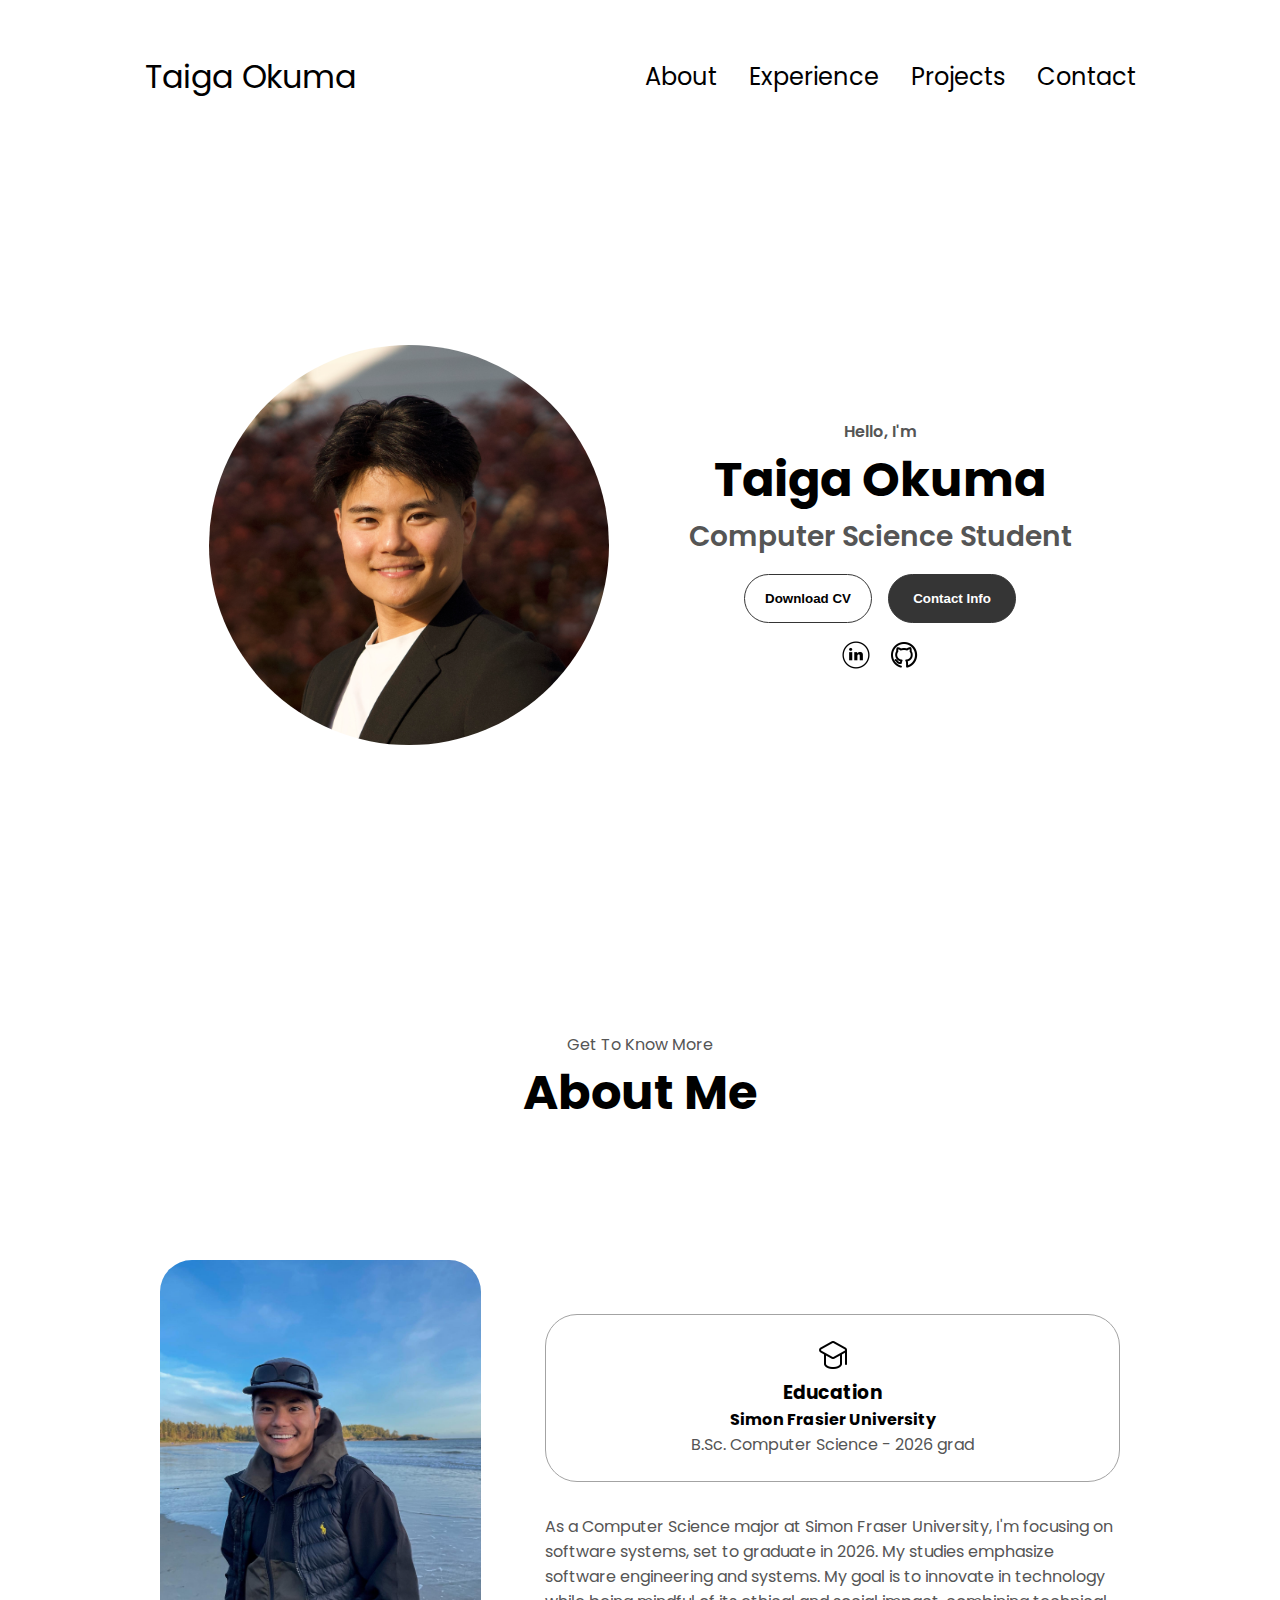
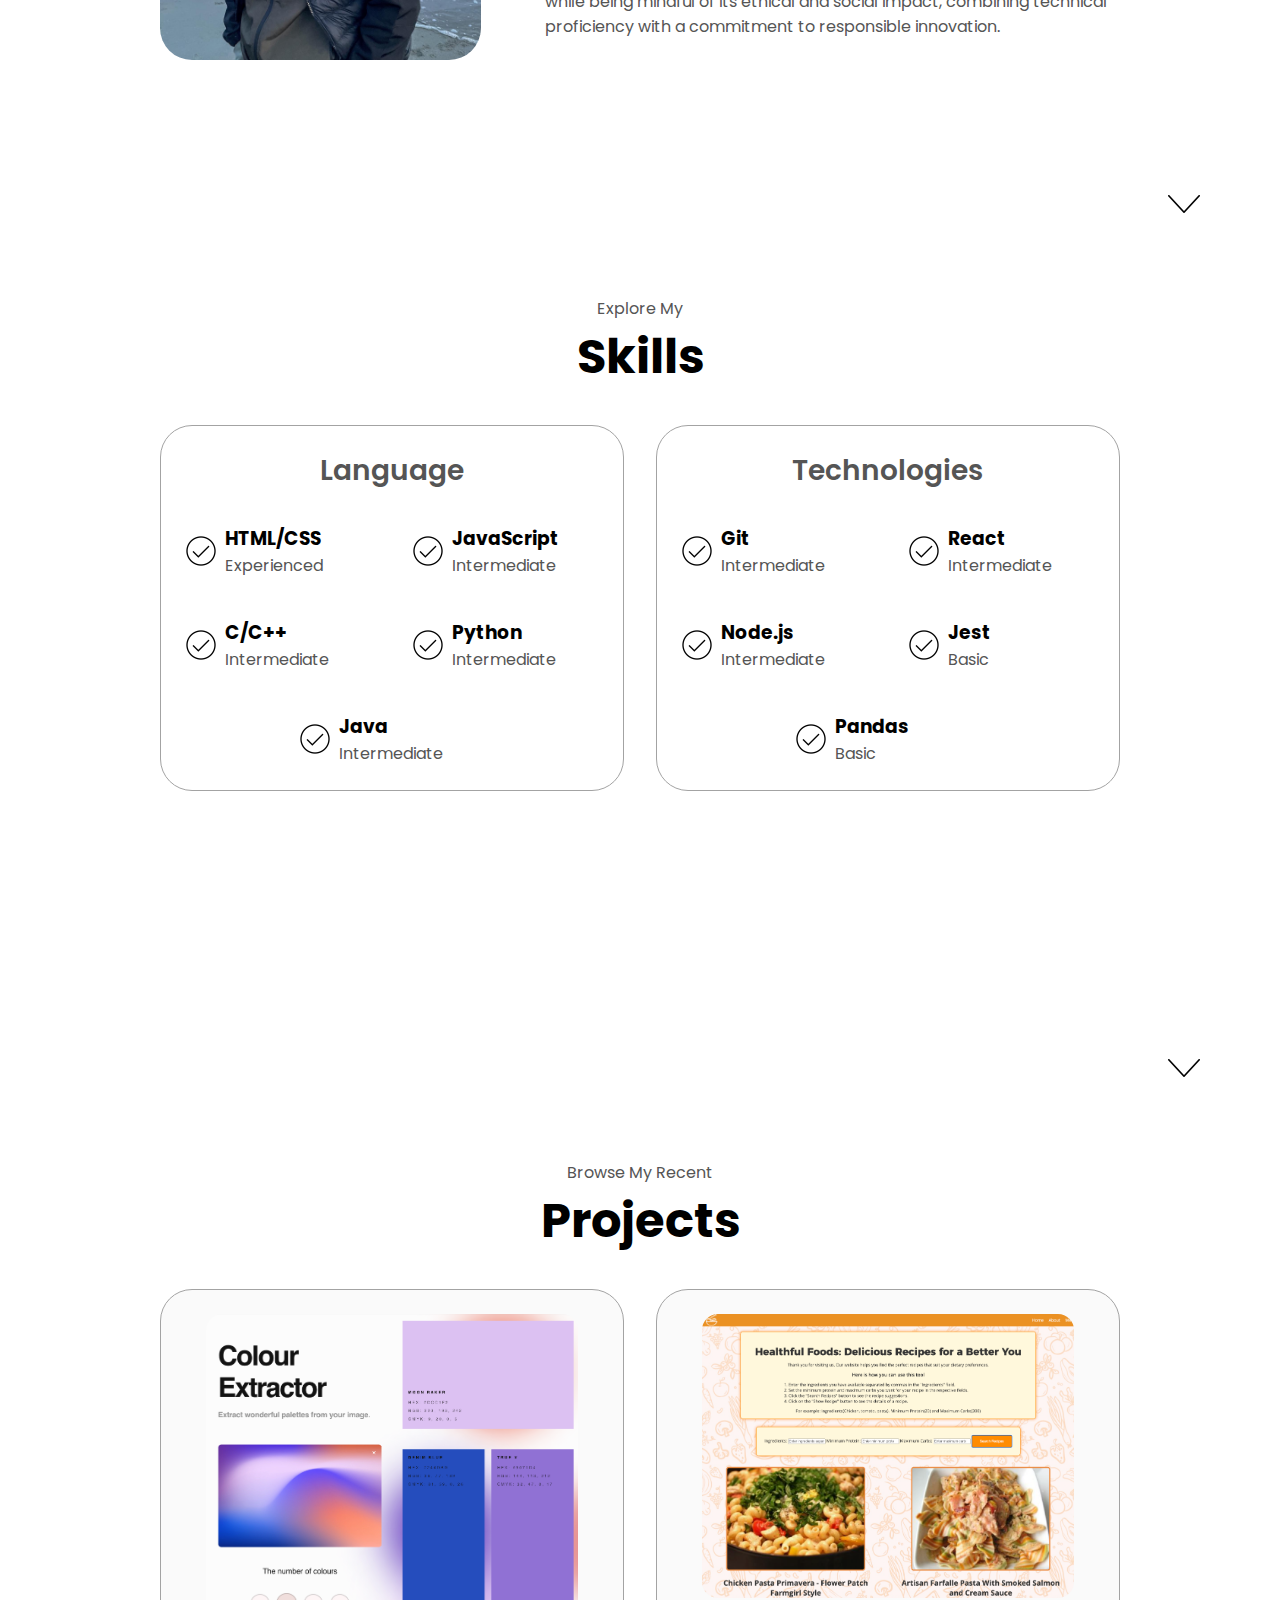
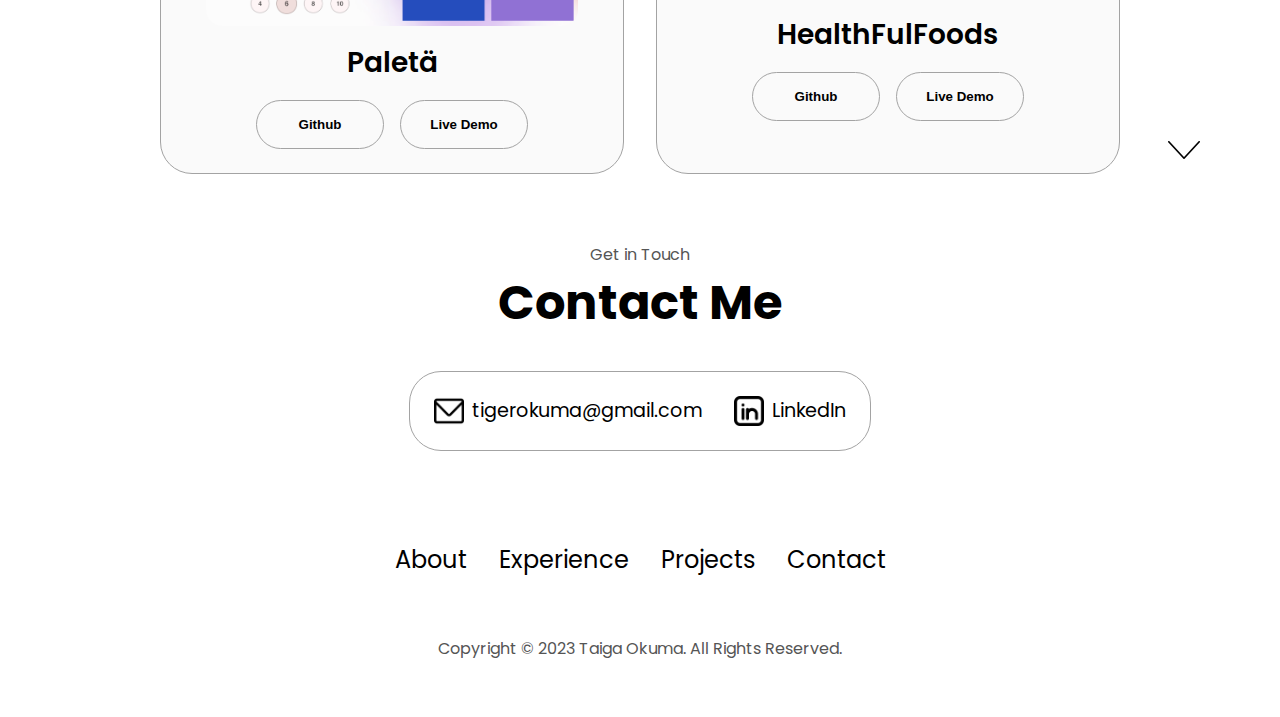
<file: docs/index.html>
<!DOCTYPE html>
<html lang="en">
  <head>
    <meta charset="UTF-8" />
    <meta http-equiv="X-UA-Compatible" content="IE=edge" />
    <meta name="viewport" content="width=device-width, initial-scale=1.0" />
    <title>Taiga Okuma</title>
    <link rel="stylesheet" href="style.css" />
    <link rel="stylesheet" href="mediaqueries.css" />
    <link rel="icon" href="images/favicon3.png" type="image/png">
  </head>
  <body>
    <nav id="desktop-nav">
      <div class="logo">Taiga Okuma</div>
      <div>
        <ul class="nav-links">
          <li><a href="#about">About</a></li>
          <li><a href="#experience">Experience</a></li>
          <li><a href="#projects">Projects</a></li>
          <li><a href="#contact">Contact</a></li>
        </ul>
      </div>
    </nav>
    <nav id="hamburger-nav">
      <div class="logo">Taiga Okuma</div>
      <div class="hamburger-menu">
        <div class="hamburger-icon" onclick="toggleMenu()">
          <span></span>
          <span></span>
          <span></span>
        </div>
        <div class="menu-links">
          <li><a href="#about" onclick="toggleMenu()">About</a></li>
          <li><a href="#experience" onclick="toggleMenu()">Experience</a></li>
          <li><a href="#projects" onclick="toggleMenu()">Projects</a></li>
          <li><a href="#contact" onclick="toggleMenu()">Contact</a></li>
        </div>
      </div>
    </nav>
    <section id="profile">
      <div class="section__pic-container">
        <img src="./images/profile.jpeg" alt="Taiga Okuma profile picture" />
      </div>
      <div class="section__text">
        <p class="section__text__p1">Hello, I'm</p>
        <h1 class="title">Taiga Okuma</h1>
        <p class="section__text__p2">Computer Science Student</p>
        <div class="btn-container">
          <button
            class="btn btn-color-2"
            onclick="window.open('./images/Resume-2023_Dec.pdf')"
          >
            Download CV
          </button>
          <button class="btn btn-color-1" onclick="location.href='./#contact'">
            Contact Info
          </button>
        </div>
        <div id="socials-container">
          <img
            src="./images/linkedin.png"
            alt="My LinkedIn profile"
            class="icon"
            onclick="location.href='https://www.linkedin.com/in/taiga-okuma-43b021232/'"
          />
          <img
            src="./images/github.png"
            alt="My Github profile"
            class="icon"
            onclick="location.href='https://github.com/tigerokuma'"
          />
        </div>
      </div>
    </section>
    <section id="about">
      <p class="section__text__p1">Get To Know More</p>
      <h1 class="title">About Me</h1>
      <div class="section-container">
        <div class="section__pic-container2">
          <img
            src="./images/Me2.JPG"
            alt="Profile picture"
            class="about-pic"
          />
        </div>
        <div class="about-details-container">
          <div class="about-containers">
            <div class="details-container">
              <img
                src="./images/education.png"
                alt="Education icon"
                class="icon"
              />
              <h3>Education</h3>
              <h4>Simon Frasier University</h4>
              <p>B.Sc. Computer Science - 2026 grad</p>
            </div>
          </div>
          <div class="text-container">
            <p>
              As a Computer Science major at Simon Fraser University, I'm focusing on software systems, set to graduate in 2026. My studies emphasize software engineering and systems. My goal is to innovate in technology while being mindful of its ethical and social impact, combining technical proficiency with a commitment to responsible innovation.
            </p>
          </div>
        </div>
      </div>
      <img
        src="./images/arrow.png"
        alt="Arrow icon"
        class="icon arrow"
        onclick="location.href='./#experience'"
      />
    </section>
    <section id="experience">
      <p class="section__text__p1">Explore My</p>
      <h1 class="title">Skills</h1>
      <div class="experience-details-container">
        <div class="about-containers">
          <div class="details-container">
            <h2 class="experience-sub-title">Language</h2>
            <div class="article-container">
              <article>
                <img
                  src="./images/check.png"
                  alt="Experience icon"
                  class="icon"
                />
                <div>
                  <h3>HTML/CSS</h3>
                  <p>Experienced</p>
                </div>
              </article>
              <article>
                <img
                src="./images/check.png"
                  alt="Experience icon"
                  class="icon"
                />
                <div>
                  <h3>JavaScript</h3>
                  <p>Intermediate</p>
                </div>
              </article>
              <article>
                <img
                src="./images/check.png"
                  alt="Experience icon"
                  class="icon"
                />
                <div>
                    <h3>C/C++</h3>
                    <p>Intermediate</p>
                </div>
              </article>
              <article>
                <img
                src="./images/check.png"
                  alt="Experience icon"
                  class="icon"
                />
                <div>
                  <h3>Python</h3>
                  <p>Intermediate</p>
                </div>
              </article>
              <article>
                <img
                src="./images/check.png"
                  alt="Experience icon"
                  class="icon"
                />
                <div>
                  <h3>Java</h3>
                  <p>Intermediate</p>
                </div>
              </article>
            </div>
          </div>
          <div class="details-container">
            <h2 class="experience-sub-title">Technologies</h2>
            <div class="article-container">
              <article>
                <img
                src="./images/check.png"
                  alt="Experience icon"
                  class="icon"
                />
                <div>
                  <h3>Git</h3>
                  <p>Intermediate</p>
                </div>
              </article>
              <article>
                <img
                src="./images/check.png"
                  alt="Experience icon"
                  class="icon"
                />
                <div>
                  <h3>React</h3>
                  <p>Intermediate</p>
                </div>
              </article>
              <article>
                <img
                src="./images/check.png"
                  alt="Experience icon"
                  class="icon"
                />
                <div>
                  <h3>Node.js</h3>
                  <p>Intermediate</p>
                </div>
              </article>
              <article>
                <img
                src="./images/check.png"
                  alt="Experience icon"
                  class="icon"
                />
                <div>
                  <h3>Jest</h3>
                  <p>Basic</p>
                </div>
              </article>
              <article>
                <img
                src="./images/check.png"
                  alt="Experience icon"
                  class="icon"
                />
                <div>
                  <h3>Pandas</h3>
                  <p>Basic</p>
                </div>
              </article>
            </div>
          </div>
        </div>
      </div>
      <img
      src="./images/arrow.png"
        alt="Arrow icon"
        class="icon arrow"
        onclick="location.href='./#projects'"
      />
    </section>
    <section id="projects">
      <p class="section__text__p1">Browse My Recent</p>
      <h1 class="title">Projects</h1>
      <div class="experience-details-container">
        <div class="about-containers">
          <div class="details-container color-container">
            <div class="article-container">
              <img
                src="./images/paleta4.png"
                alt="Project 1"
                class="project-img"
              />
            </div>
            <h2 class="experience-sub-title project-title">Paletä</h2>
            <div class="btn-container">
              <button
                class="btn btn-color-2 project-btn"
                onclick="location.href='https://github.com/scp10sfu/Root-9-Group-Project/tree/main'"
              >
                Github
              </button>
              <button
                class="btn btn-color-2 project-btn"
                onclick="location.href='https://mypaleta.netlify.app/ColourExtractor'"
              >
                Live Demo
              </button>
            </div>
          </div>
          <div class="details-container color-container">
            <div class="article-container">
              <img
                src="./images/H2.png"
                alt="Project 2"
                class="project-img"
              />
            </div>
            <h2 class="experience-sub-title project-title">HealthFulFoods</h2>
            <div class="btn-container">
              <button
                class="btn btn-color-2 project-btn"
                onclick="location.href='https://github.com/tigerokuma/HealthFulFoods'"
              >
                Github
              </button>
              <button
              class="btn btn-color-2 project-btn"
              onclick="location.href='https://tigerokuma.github.io/HealthFulFoods/recipes.html'"
            >
              Live Demo
            </button>
              <!-- <button
                class="btn btn-color-2 project-btn"
                onclick="location.href='https://github.com/'"
              >
                Live Demo
              </button> -->
            </div>
          </div>
        </div>
      </div>
      <img
      src="./images/arrow.png"
        alt="Arrow icon"
        class="icon arrow"
        onclick="location.href='./#contact'"
      />
    </section>
    <section id="contact">
      <p class="section__text__p1">Get in Touch</p>
      <h1 class="title">Contact Me</h1>
      <div class="contact-info-upper-container">
        <div class="contact-info-container">
          <img
            src="./images/mail1.png"
            alt="Email icon"
            class="icon contact-icon email-icon"
          />
          <p><a href="mailto:examplemail@gmail.com">tigerokuma@gmail.com</a></p>
        </div>
        <div class="contact-info-container">
          <img
            src="./images/in1.png"
            alt="LinkedIn icon"
            class="icon contact-icon"
          />
          <p><a href="https://www.linkedin.com/in/taiga-okuma-43b021232/">LinkedIn</a></p>
        </div>
      </div>
    </section>
    <footer>
      <nav>
        <div class="nav-links-container">
          <ul class="nav-links">
            <li><a href="#about">About</a></li>
            <li><a href="#experience">Experience</a></li>
            <li><a href="#projects">Projects</a></li>
            <li><a href="#contact">Contact</a></li>
          </ul>
        </div>
      </nav>
      <p>Copyright &#169; 2023 Taiga Okuma. All Rights Reserved.</p>
    </footer>
    <script src="script.js"></script>
  </body>
</html>
</file>
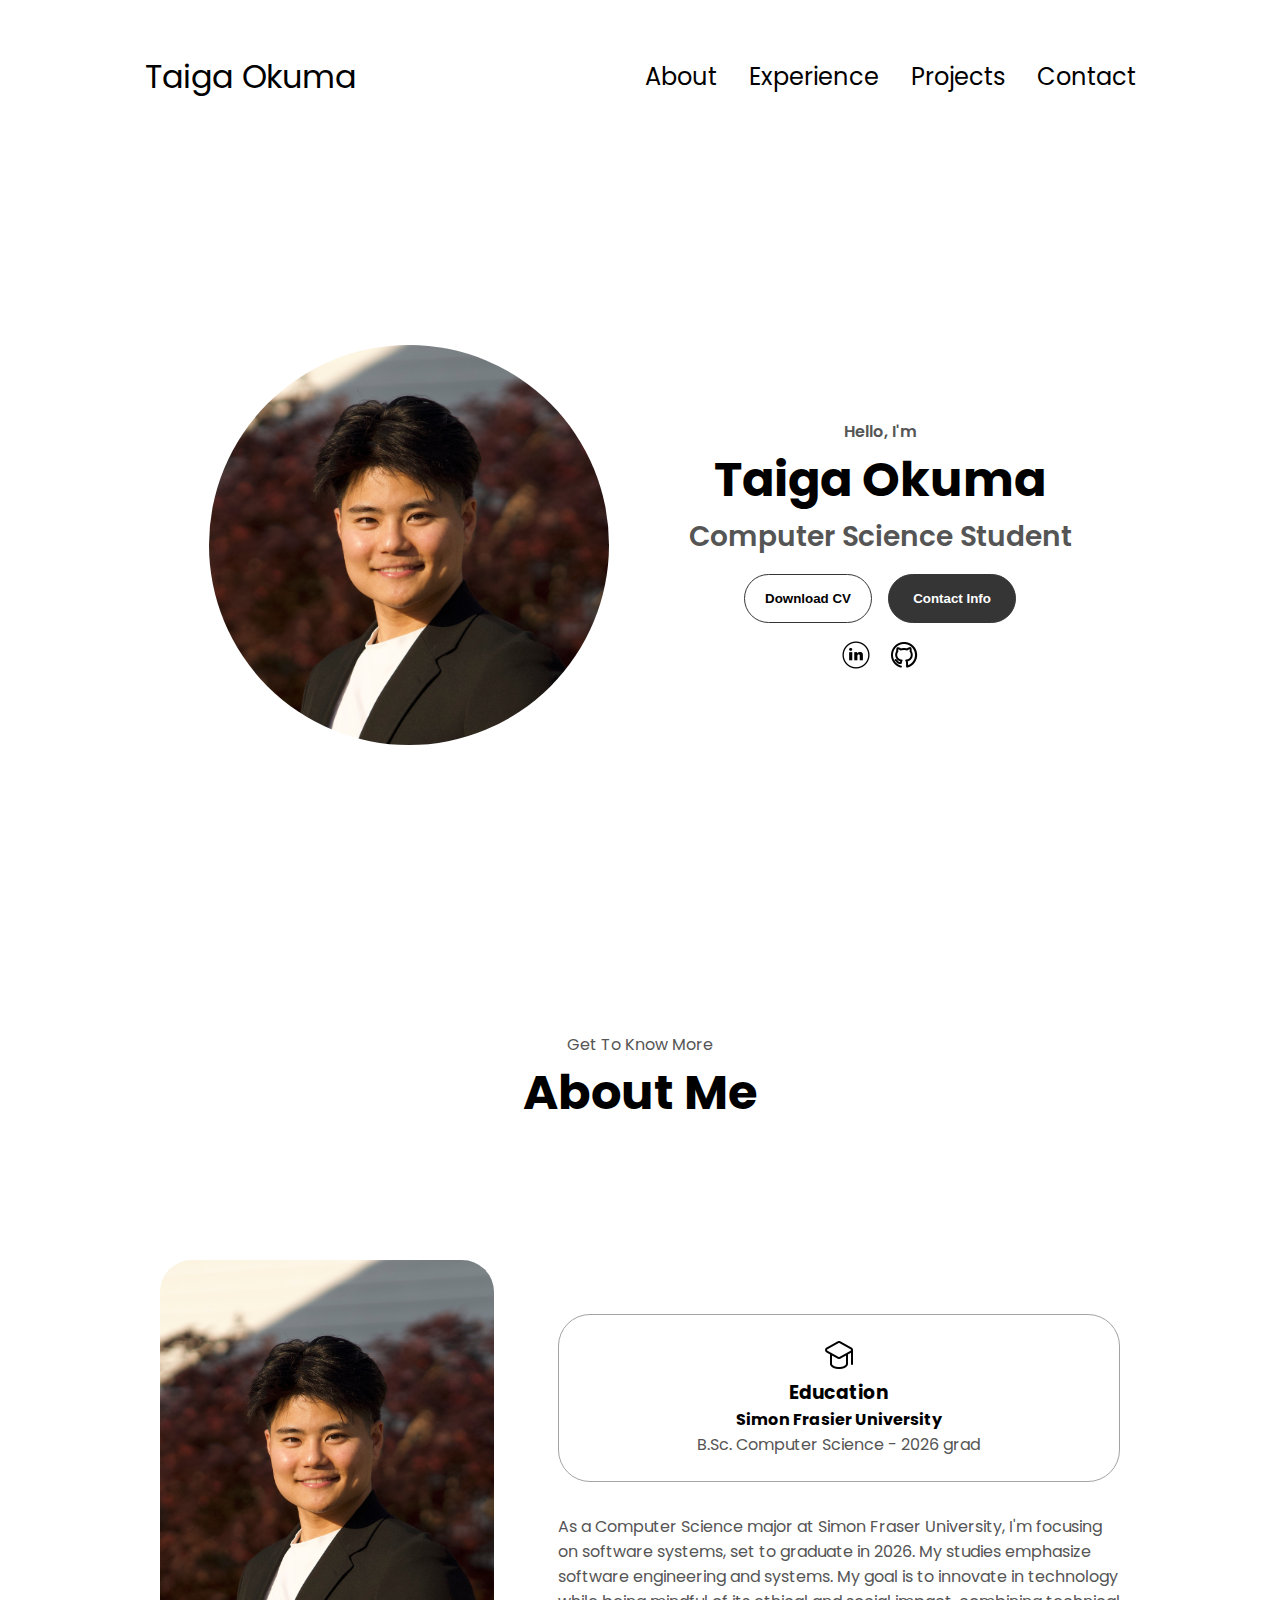
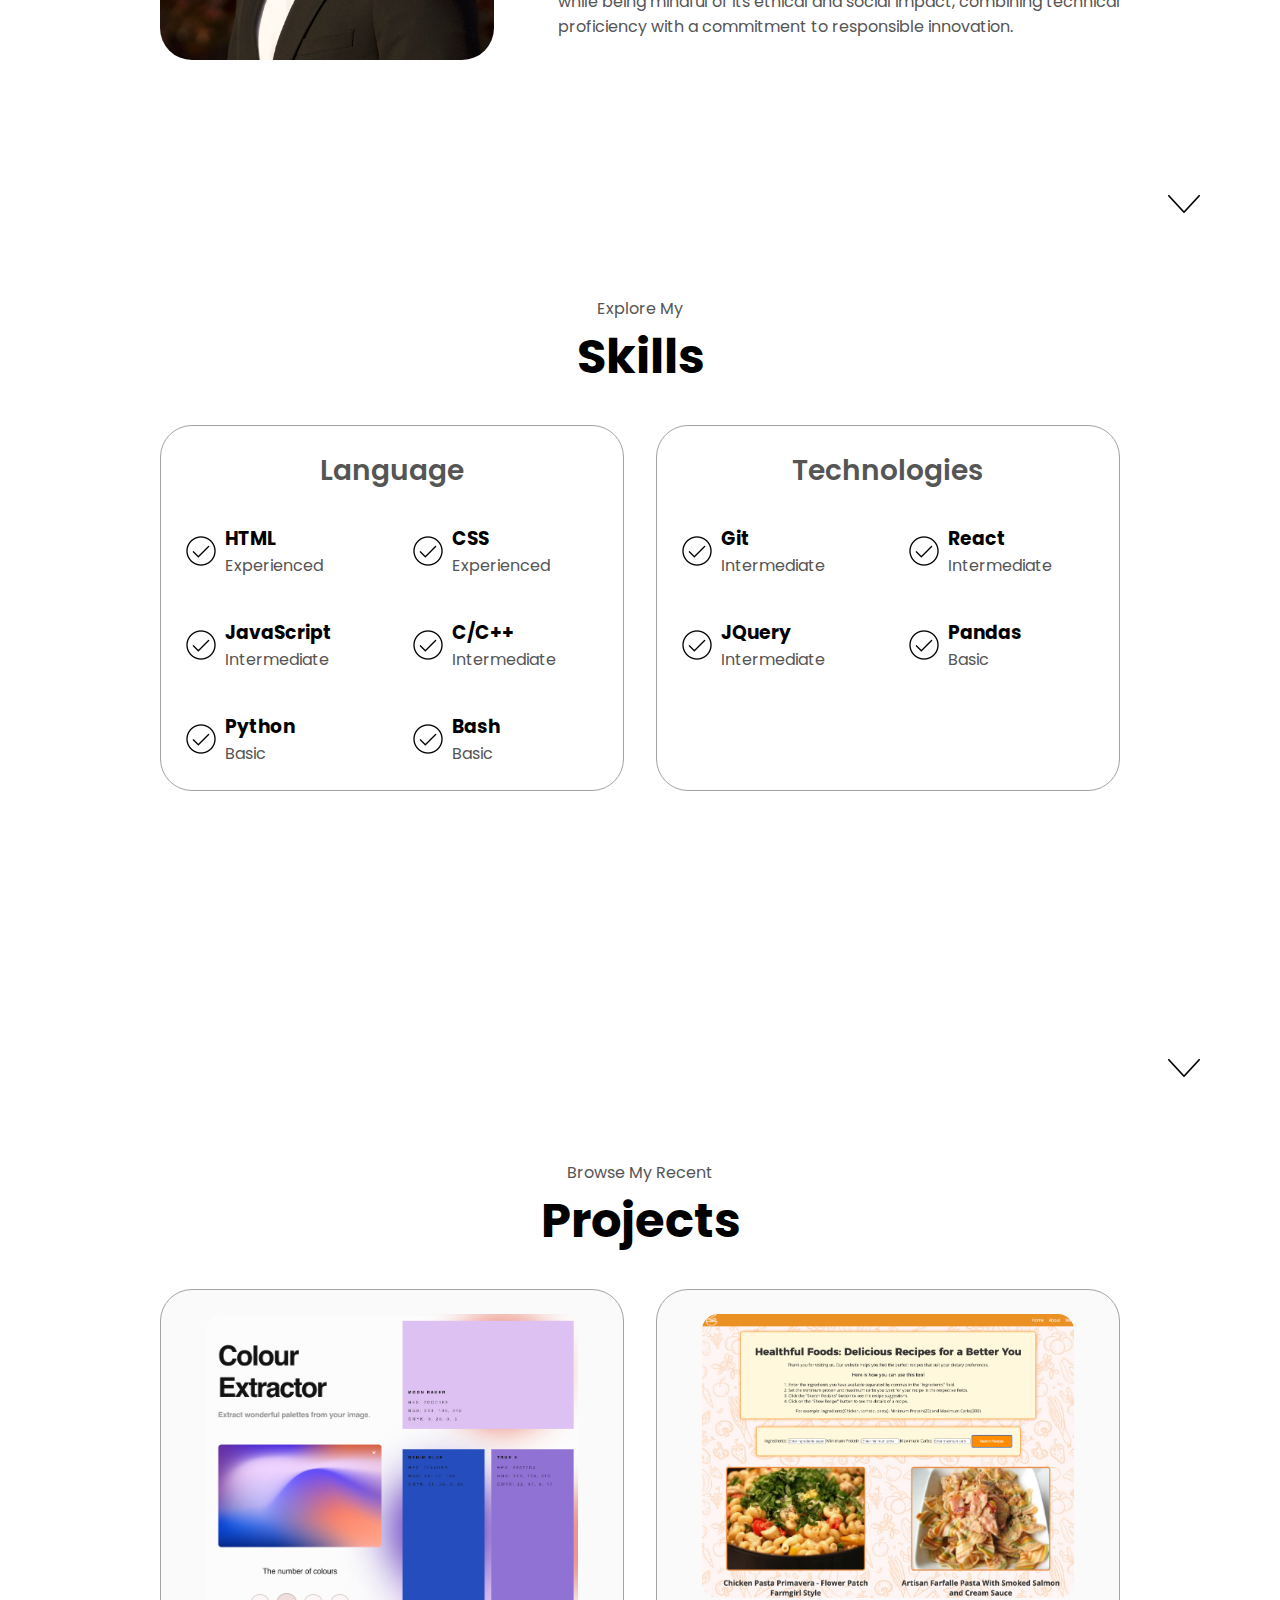
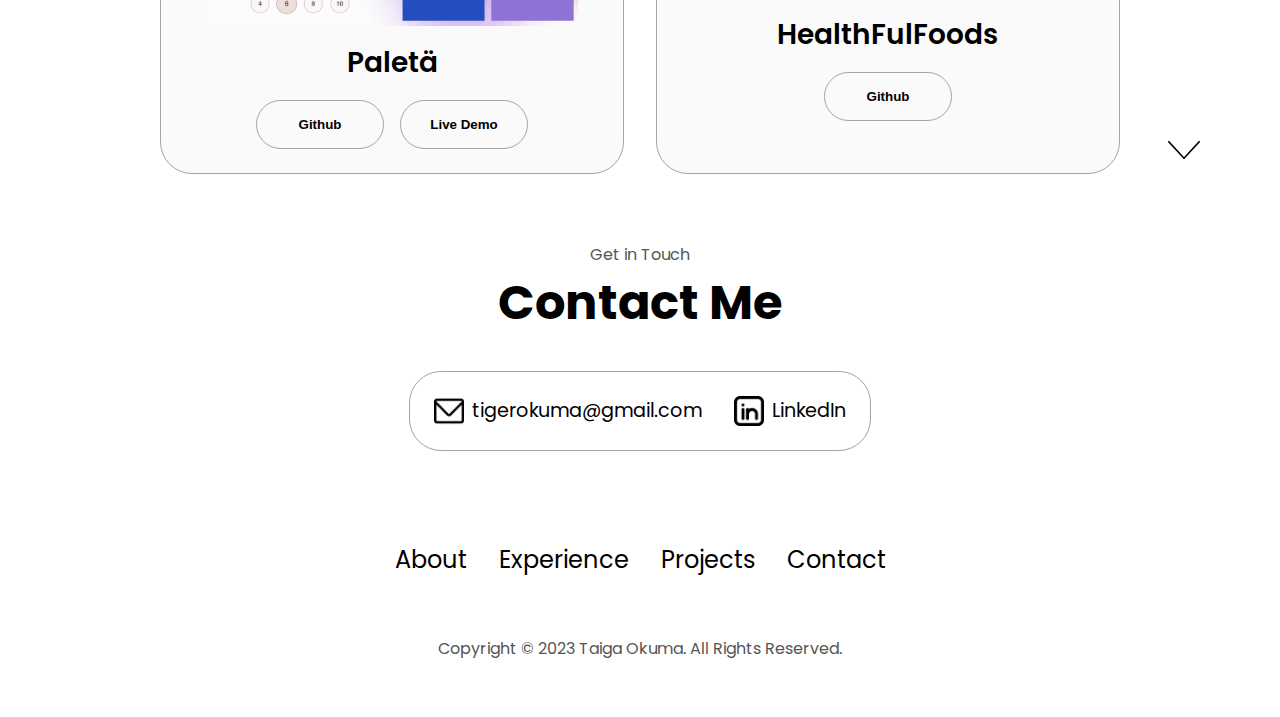
<file: my-portfolio/index.html>
<!DOCTYPE html>
<html lang="en">
  <head>
    <meta charset="UTF-8" />
    <meta http-equiv="X-UA-Compatible" content="IE=edge" />
    <meta name="viewport" content="width=device-width, initial-scale=1.0" />
    <title>Taiga Okuma</title>
    <link rel="stylesheet" href="style.css" />
    <link rel="stylesheet" href="mediaqueries.css" />
    <link rel="icon" href="images/favicon2.png" type="image/png">
  </head>
  <body>
    <nav id="desktop-nav">
      <div class="logo">Taiga Okuma</div>
      <div>
        <ul class="nav-links">
          <li><a href="#about">About</a></li>
          <li><a href="#experience">Experience</a></li>
          <li><a href="#projects">Projects</a></li>
          <li><a href="#contact">Contact</a></li>
        </ul>
      </div>
    </nav>
    <nav id="hamburger-nav">
      <div class="logo">Taiga Okuma</div>
      <div class="hamburger-menu">
        <div class="hamburger-icon" onclick="toggleMenu()">
          <span></span>
          <span></span>
          <span></span>
        </div>
        <div class="menu-links">
          <li><a href="#about" onclick="toggleMenu()">About</a></li>
          <li><a href="#experience" onclick="toggleMenu()">Experience</a></li>
          <li><a href="#projects" onclick="toggleMenu()">Projects</a></li>
          <li><a href="#contact" onclick="toggleMenu()">Contact</a></li>
        </div>
      </div>
    </nav>
    <section id="profile">
      <div class="section__pic-container">
        <img src="./images/profile.jpeg" alt="Taiga Okuma profile picture" />
      </div>
      <div class="section__text">
        <p class="section__text__p1">Hello, I'm</p>
        <h1 class="title">Taiga Okuma</h1>
        <p class="section__text__p2">Computer Science Student</p>
        <div class="btn-container">
          <button
            class="btn btn-color-2"
            onclick="window.open('./images/resume.pdf')"
          >
            Download CV
          </button>
          <button class="btn btn-color-1" onclick="location.href='./#contact'">
            Contact Info
          </button>
        </div>
        <div id="socials-container">
          <img
            src="./images/linkedin.png"
            alt="My LinkedIn profile"
            class="icon"
            onclick="location.href='https://www.linkedin.com/in/taiga-okuma-43b021232/'"
          />
          <img
            src="./images/github.png"
            alt="My Github profile"
            class="icon"
            onclick="location.href='https://github.com/SunIsDark'"
          />
        </div>
      </div>
    </section>
    <section id="about">
      <p class="section__text__p1">Get To Know More</p>
      <h1 class="title">About Me</h1>
      <div class="section-container">
        <div class="section__pic-container2">
          <img
            src="./images/profile.jpeg"
            alt="Profile picture"
            class="about-pic"
          />
        </div>
        <div class="about-details-container">
          <div class="about-containers">
            <div class="details-container">
              <img
                src="./images/education.png"
                alt="Education icon"
                class="icon"
              />
              <h3>Education</h3>
              <h4>Simon Frasier University</h4>
              <p>B.Sc. Computer Science - 2026 grad</p>
            </div>
          </div>
          <div class="text-container">
            <p>
              As a Computer Science major at Simon Fraser University, I'm focusing on software systems, set to graduate in 2026. My studies emphasize software engineering and systems. My goal is to innovate in technology while being mindful of its ethical and social impact, combining technical proficiency with a commitment to responsible innovation.
            </p>
          </div>
        </div>
      </div>
      <img
        src="./images/arrow.png"
        alt="Arrow icon"
        class="icon arrow"
        onclick="location.href='./#experience'"
      />
    </section>
    <section id="experience">
      <p class="section__text__p1">Explore My</p>
      <h1 class="title">Skills</h1>
      <div class="experience-details-container">
        <div class="about-containers">
          <div class="details-container">
            <h2 class="experience-sub-title">Language</h2>
            <div class="article-container">
              <article>
                <img
                  src="./images/check.png"
                  alt="Experience icon"
                  class="icon"
                />
                <div>
                  <h3>HTML</h3>
                  <p>Experienced</p>
                </div>
              </article>
              <article>
                <img
                src="./images/check.png"
                  alt="Experience icon"
                  class="icon"
                />
                <div>
                  <h3>CSS</h3>
                  <p>Experienced</p>
                </div>
              </article>
              <article>
                <img
                src="./images/check.png"
                  alt="Experience icon"
                  class="icon"
                />
                <div>
                  <h3>JavaScript</h3>
                  <p>Intermediate</p>
                </div>
              </article>
              <article>
                <img
                src="./images/check.png"
                  alt="Experience icon"
                  class="icon"
                />
                <div>
                  <h3>C/C++</h3>
                  <p>Intermediate</p>
                </div>
              </article>
              <article>
                <img
                src="./images/check.png"
                  alt="Experience icon"
                  class="icon"
                />
                <div>
                  <h3>Python</h3>
                  <p>Basic</p>
                </div>
              </article>
              <article>
                <img
                src="./images/check.png"
                  alt="Experience icon"
                  class="icon"
                />
                <div>
                  <h3>Bash</h3>
                  <p>Basic</p>
                </div>
              </article>
            </div>
          </div>
          <div class="details-container">
            <h2 class="experience-sub-title">Technologies</h2>
            <div class="article-container">
              <article>
                <img
                src="./images/check.png"
                  alt="Experience icon"
                  class="icon"
                />
                <div>
                  <h3>Git</h3>
                  <p>Intermediate</p>
                </div>
              </article>
              <article>
                <img
                src="./images/check.png"
                  alt="Experience icon"
                  class="icon"
                />
                <div>
                  <h3>React</h3>
                  <p>Intermediate</p>
                </div>
              </article>
              <article>
                <img
                src="./images/check.png"
                  alt="Experience icon"
                  class="icon"
                />
                <div>
                  <h3>JQuery</h3>
                  <p>Intermediate</p>
                </div>
              </article>
              <article>
                <img
                src="./images/check.png"
                  alt="Experience icon"
                  class="icon"
                />
                <div>
                  <h3>Pandas</h3>
                  <p>Basic</p>
                </div>
              </article>
            </div>
          </div>
        </div>
      </div>
      <img
      src="./images/arrow.png"
        alt="Arrow icon"
        class="icon arrow"
        onclick="location.href='./#projects'"
      />
    </section>
    <section id="projects">
      <p class="section__text__p1">Browse My Recent</p>
      <h1 class="title">Projects</h1>
      <div class="experience-details-container">
        <div class="about-containers">
          <div class="details-container color-container">
            <div class="article-container">
              <img
                src="./images/paleta4.png"
                alt="Project 1"
                class="project-img"
              />
            </div>
            <h2 class="experience-sub-title project-title">Paletä</h2>
            <div class="btn-container">
              <button
                class="btn btn-color-2 project-btn"
                onclick="location.href='https://github.com/scp10sfu/Root-9-Group-Project/tree/main'"
              >
                Github
              </button>
              <button
                class="btn btn-color-2 project-btn"
                onclick="location.href='https://root9colourpalette.netlify.app'"
              >
                Live Demo
              </button>
            </div>
          </div>
          <div class="details-container color-container">
            <div class="article-container">
              <img
                src="./images/H2.png"
                alt="Project 2"
                class="project-img"
              />
            </div>
            <h2 class="experience-sub-title project-title">HealthFulFoods</h2>
            <div class="btn-container">
              <button
                class="btn btn-color-2 project-btn"
                onclick="location.href='https://github.com/SunIsDark/HealthFulFoods'"
              >
                Github
              </button>
              <!-- <button
                class="btn btn-color-2 project-btn"
                onclick="location.href='https://github.com/'"
              >
                Live Demo
              </button> -->
            </div>
          </div>
        </div>
      </div>
      <img
      src="./images/arrow.png"
        alt="Arrow icon"
        class="icon arrow"
        onclick="location.href='./#contact'"
      />
    </section>
    <section id="contact">
      <p class="section__text__p1">Get in Touch</p>
      <h1 class="title">Contact Me</h1>
      <div class="contact-info-upper-container">
        <div class="contact-info-container">
          <img
            src="./images/mail1.png"
            alt="Email icon"
            class="icon contact-icon email-icon"
          />
          <p><a href="mailto:examplemail@gmail.com">tigerokuma@gmail.com</a></p>
        </div>
        <div class="contact-info-container">
          <img
            src="./images/in1.png"
            alt="LinkedIn icon"
            class="icon contact-icon"
          />
          <p><a href="https://www.linkedin.com/in/taiga-okuma-43b021232/">LinkedIn</a></p>
        </div>
      </div>
    </section>
    <footer>
      <nav>
        <div class="nav-links-container">
          <ul class="nav-links">
            <li><a href="#about">About</a></li>
            <li><a href="#experience">Experience</a></li>
            <li><a href="#projects">Projects</a></li>
            <li><a href="#contact">Contact</a></li>
          </ul>
        </div>
      </nav>
      <p>Copyright &#169; 2023 Taiga Okuma. All Rights Reserved.</p>
    </footer>
    <script src="script.js"></script>
  </body>
</html>
</file>
<file: docs/style.css>
/* GENERAL */

@import url("https://fonts.googleapis.com/css2?family=Poppins:wght@300;400;500;600&display=swap");

* {
  margin: 0;
  padding: 0;
}

body {
  font-family: "Poppins", sans-serif;
}

html {
  scroll-behavior: smooth;
}

p {
  color: rgb(85, 85, 85);
}

/* TRANSITION */

a,
.btn {
  transition: all 300ms ease;
}

/* DESKTOP NAV */

nav,
.nav-links {
  display: flex;
}

nav {
  justify-content: space-around;
  align-items: center;
  height: 17vh;
}

.nav-links {
  gap: 2rem;
  list-style: none;
  font-size: 1.5rem;
}

a {
  color: black;
  text-decoration: none;
  text-decoration-color: white;
}

a:hover {
  color: grey;
  text-decoration: underline;
  text-underline-offset: 1rem;
  text-decoration-color: rgb(181, 181, 181);
}

.logo {
  font-size: 2rem;
}

.logo:hover {
  cursor: default;
}

/* HAMBURGER MENU */

#hamburger-nav {
  display: none;
}

.hamburger-menu {
  position: relative;
  display: inline-block;
}

.hamburger-icon {
  display: flex;
  flex-direction: column;
  justify-content: space-between;
  height: 24px;
  width: 30px;
  cursor: pointer;
}

.hamburger-icon span {
  width: 100%;
  height: 2px;
  background-color: black;
  transition: all 0.3 ease-in-out;
}

.menu-links {
  position: absolute;
  top: 100%;
  right: 0;
  background-color: white;
  width: fit-content;
  max-height: 0;
  overflow: hidden;
  transition: all 0.3 ease-in-out;
}

.menu-links a {
  display: block;
  padding: 10px;
  text-align: center;
  font-size: 1.5rem;
  color: black;
  text-decoration: none;
  transition: all 0.3 ease-in-out;
}

.menu-links li {
  list-style: none;
}

.menu-links.open {
  max-height: 300px;
}

.hamburger-icon.open span:first-child {
  transform: rotate(45deg) translate(10px, 5px);
}

.hamburger-icon.open span:nth-child(2) {
  opacity: 0;
}

.hamburger-icon.open span:last-child {
  transform: rotate(-45deg) translate(10px, -5px);
}

.hamburger-icon span:first-child {
  transform: none;
}

.hamburger-icon span:first-child {
  opacity: 1;
}

.hamburger-icon span:first-child {
  transform: none;
}

/* SECTIONS */

section {
  padding-top: 4vh;
  height: 96vh;
  margin: 0 10rem;
  box-sizing: border-box;
  min-height: fit-content;
}

.section-container {
  display: flex;
}

/* PROFILE SECTION */

#profile {
  display: flex;
  justify-content: center;
  gap: 5rem;
  height: 80vh;
}

.section__pic-container {
  display: flex;
  height: 400px;
  width: 400px;
  margin: auto;
  overflow: hidden; /* This is important to ensure the image doesn't exceed the circular boundary */
  border-radius: 50%; /* This creates a circular shape */
}

.section__pic-container img {
  width: 100%;
  height: 100%;
  object-fit: cover; /* This ensures the image fills the circular container */
}

.section__pic-container2 {
  display: flex;
  height: 400px;
  width: 400px;
  margin: auto;
}

.section__text {
  align-self: center;
  text-align: center;
}

.section__text p {
  font-weight: 600;
}

.section__text__p1 {
  text-align: center;
}

.section__text__p2 {
  font-size: 1.75rem;
  margin-bottom: 1rem;
}

.title {
  font-size: 3rem;
  text-align: center;
}

#socials-container {
  display: flex;
  justify-content: center;
  margin-top: 1rem;
  gap: 1rem;
}

/* ICONS */

.icon {
  cursor: pointer;
  height: 2rem;
}

/* BUTTONS */

.btn-container {
  display: flex;
  justify-content: center;
  gap: 1rem;
}

.btn {
  font-weight: 600;
  transition: all 300ms ease;
  padding: 1rem;
  width: 8rem;
  border-radius: 2rem;
}

.btn-color-1,
.btn-color-2 {
  border: rgb(53, 53, 53) 0.1rem solid;
}

.btn-color-1:hover,
.btn-color-2:hover {
  cursor: pointer;
}

.btn-color-1,
.btn-color-2:hover {
  background: rgb(53, 53, 53);
  color: white;
}

.btn-color-1:hover {
  background: rgb(0, 0, 0);
}

.btn-color-2 {
  background: none;
}

.btn-color-2:hover {
  border: rgb(255, 255, 255) 0.1rem solid;
}

.btn-container {
  gap: 1rem;
}

/* ABOUT SECTION */

#about {
  position: relative;
}

.about-containers {
  gap: 2rem;
  margin-bottom: 2rem;
  margin-top: 2rem;
}

.about-details-container {
  width: 100%;
  justify-content: center;
  flex-direction: column;
}

.about-containers,
.about-details-container {
  display: flex;
}

.about-pic {
  border-radius: 2rem;
}


.arrow {
  position: absolute;
  right: -5rem;
  bottom: 2.5rem;
}

.details-container {
  padding: 1.5rem;
  flex: 1;
  background: white;
  border-radius: 2rem;
  border: rgb(53, 53, 53) 0.1rem solid;
  border-color: rgb(163, 163, 163);
  text-align: center;
}

.section-container {
  gap: 4rem;
  height: 80%;
}

.section__pic-container {
  height: 400px;
  width: 400px;
  margin: auto 0;
}

/* EXPERIENCE SECTION */

#experience {
  position: relative;
}

.experience-sub-title {
  color: rgb(85, 85, 85);
  font-weight: 600;
  font-size: 1.75rem;
  margin-bottom: 2rem;
}

.experience-details-container {
  display: flex;
  justify-content: center;
  flex-direction: column;
}

.article-container {
  display: flex;
  text-align: initial;
  flex-wrap: wrap;
  justify-content: space-around;
  gap: 2.5rem;
}


article {
  display: flex;
  align-items: center; /* Align items vertically */
  width: 45%; /* Adjust this value so two articles fit in a row within .article-container */
  gap: 0.5rem;
}

.icon {
  cursor: default;
  /* Adjust the size as needed */
}


/* PROJECTS SECTION */

#projects {
  position: relative;
}

.color-container {
  border-color: rgb(163, 163, 163);
  background: rgb(250, 250, 250);
}

/* Default styles for project images */
.project-img {
  border-radius: 1rem;
  width: 90%; /* Set a fixed width for the project images */
  height: 90%; /* Automatically adjust height to maintain aspect ratio */
}
@media screen and (min-width: 1800px) {
  .project-img {
    width: 900px; /* Adjust the width for smaller screens */
    height: 750px; /* Automatically adjust height to maintain aspect ratio */
  }
}
/* Media query for smaller screens (e.g., below 768px) */
@media screen and (max-width: 768px) {
  .project-img {
    width: 300px; /* Adjust the width for smaller screens */
    height: auto; /* Automatically adjust height to maintain aspect ratio */
  }
}
/* Media query for phone screens (e.g., below 480px) */
@media screen and (max-width: 480px) {
  .project-img {
    width: 200px; /* Adjust the width for phone screens */
    height: auto; /* Automatically adjust height to maintain aspect ratio */
  }
}

.project-title {
  margin: 1rem;
  color: black;
}

.project-btn {
  color: black;
  border-color: rgb(163, 163, 163);
}

/* CONTACT */

#contact {
  display: flex;
  justify-content: center;
  flex-direction: column;
  height: 70vh;
}

.contact-info-upper-container {
  display: flex;
  justify-content: center;
  border-radius: 2rem;
  border: rgb(53, 53, 53) 0.1rem solid;
  border-color: rgb(163, 163, 163);
  background: (250, 250, 250);
  margin: 2rem auto;
  padding: 0.5rem;
}

.contact-info-container {
  display: flex;
  align-items: center;
  justify-content: center;
  gap: 0.5rem;
  margin: 1rem;
}
.contact-info-container img {
  width: 30px;
  height: 30px;
}
.contact-info-container p {
  font-size: larger;
}

.contact-icon {
  cursor: default;
}

.email-icon {
  height: 2.5rem;
}

/* FOOTER SECTION */

footer {
  height: 26vh;
  margin: 0 1rem;
}

footer p {
  text-align: center;
}
</file>
<file: docs/mediaqueries.css>
@media screen and (max-width: 1400px) {
  #profile {
    height: 83vh;
    margin-bottom: 6rem;
  }
  .about-containers {
    flex-wrap: wrap;
  }
  #contact,
  #projects {
    height: fit-content;
  }
}

@media screen and (max-width: 1200px) {
  #desktop-nav {
    display: none;
  }
  #hamburger-nav {
    display: flex;
  }
  #experience,
  .experience-details-container {
    margin-top: 2rem;
  }
  #profile,
  .section-container {
    display: block;
  }
  .arrow {
    display: none;
  }
  section,
  .section-container {
    height: fit-content;
  }
  section {
    margin: 0 5%;
  }
  .section__pic-container {
    width: 275px;
    height: 275px;
    margin: 0 auto 2rem;
  }
  .section__pic-container2{
    margin: 16%;
    justify-content: center;
    width: 60vw;
    height: 60vw;
  }
  .about-containers {
    margin-top: 0;
  }
}

@media screen and (max-width: 600px) {
  #contact,
  footer {
    height: 40vh;
  }
  #profile {
    height: 83vh;
    margin-bottom: 0;
  }
  article {
    font-size: 1rem;
  }
  footer nav {
    height: fit-content;
    margin-bottom: 2rem;
  }
  .about-containers,
  .contact-info-upper-container,
  .btn-container {
    flex-wrap: wrap;
  }
  .contact-info-container {
    margin: 0;
  }
  .contact-info-container p,
  .nav-links li a {
    font-size: 1rem;
  }
  .experience-sub-title {
    font-size: 1.25rem;
  }
  .logo {
    font-size: 1.5rem;
  }
  .nav-links {
    flex-direction: column;
    gap: 0.5rem;
    text-align: center;
  }
  .section__pic-container {
    width: 46vw;
    height: 46vw;
    justify-content: center;
  }
  .section__pic-container2{
    margin: 15%;
    justify-content: center;
    width: 60vw;
    height: 60vw;
  }
  .section__text__p2 {
    font-size: 1.25rem;
  }
  .title {
    font-size: 2rem;
  }
  .text-container {
    text-align: justify;
  }
}
</file>
<file: my-portfolio/style.css>
/* GENERAL */

@import url("https://fonts.googleapis.com/css2?family=Poppins:wght@300;400;500;600&display=swap");

* {
  margin: 0;
  padding: 0;
}

body {
  font-family: "Poppins", sans-serif;
}

html {
  scroll-behavior: smooth;
}

p {
  color: rgb(85, 85, 85);
}

/* TRANSITION */

a,
.btn {
  transition: all 300ms ease;
}

/* DESKTOP NAV */

nav,
.nav-links {
  display: flex;
}

nav {
  justify-content: space-around;
  align-items: center;
  height: 17vh;
}

.nav-links {
  gap: 2rem;
  list-style: none;
  font-size: 1.5rem;
}

a {
  color: black;
  text-decoration: none;
  text-decoration-color: white;
}

a:hover {
  color: grey;
  text-decoration: underline;
  text-underline-offset: 1rem;
  text-decoration-color: rgb(181, 181, 181);
}

.logo {
  font-size: 2rem;
}

.logo:hover {
  cursor: default;
}

/* HAMBURGER MENU */

#hamburger-nav {
  display: none;
}

.hamburger-menu {
  position: relative;
  display: inline-block;
}

.hamburger-icon {
  display: flex;
  flex-direction: column;
  justify-content: space-between;
  height: 24px;
  width: 30px;
  cursor: pointer;
}

.hamburger-icon span {
  width: 100%;
  height: 2px;
  background-color: black;
  transition: all 0.3 ease-in-out;
}

.menu-links {
  position: absolute;
  top: 100%;
  right: 0;
  background-color: white;
  width: fit-content;
  max-height: 0;
  overflow: hidden;
  transition: all 0.3 ease-in-out;
}

.menu-links a {
  display: block;
  padding: 10px;
  text-align: center;
  font-size: 1.5rem;
  color: black;
  text-decoration: none;
  transition: all 0.3 ease-in-out;
}

.menu-links li {
  list-style: none;
}

.menu-links.open {
  max-height: 300px;
}

.hamburger-icon.open span:first-child {
  transform: rotate(45deg) translate(10px, 5px);
}

.hamburger-icon.open span:nth-child(2) {
  opacity: 0;
}

.hamburger-icon.open span:last-child {
  transform: rotate(-45deg) translate(10px, -5px);
}

.hamburger-icon span:first-child {
  transform: none;
}

.hamburger-icon span:first-child {
  opacity: 1;
}

.hamburger-icon span:first-child {
  transform: none;
}

/* SECTIONS */

section {
  padding-top: 4vh;
  height: 96vh;
  margin: 0 10rem;
  box-sizing: border-box;
  min-height: fit-content;
}

.section-container {
  display: flex;
}

/* PROFILE SECTION */

#profile {
  display: flex;
  justify-content: center;
  gap: 5rem;
  height: 80vh;
}

.section__pic-container {
  display: flex;
  height: 400px;
  width: 400px;
  margin: auto;
  overflow: hidden; /* This is important to ensure the image doesn't exceed the circular boundary */
  border-radius: 50%; /* This creates a circular shape */
}

.section__pic-container img {
  width: 100%;
  height: 100%;
  object-fit: cover; /* This ensures the image fills the circular container */
}

.section__pic-container2 {
  display: flex;
  height: 400px;
  width: 400px;
  margin: auto;
}

.section__text {
  align-self: center;
  text-align: center;
}

.section__text p {
  font-weight: 600;
}

.section__text__p1 {
  text-align: center;
}

.section__text__p2 {
  font-size: 1.75rem;
  margin-bottom: 1rem;
}

.title {
  font-size: 3rem;
  text-align: center;
}

#socials-container {
  display: flex;
  justify-content: center;
  margin-top: 1rem;
  gap: 1rem;
}

/* ICONS */

.icon {
  cursor: pointer;
  height: 2rem;
}

/* BUTTONS */

.btn-container {
  display: flex;
  justify-content: center;
  gap: 1rem;
}

.btn {
  font-weight: 600;
  transition: all 300ms ease;
  padding: 1rem;
  width: 8rem;
  border-radius: 2rem;
}

.btn-color-1,
.btn-color-2 {
  border: rgb(53, 53, 53) 0.1rem solid;
}

.btn-color-1:hover,
.btn-color-2:hover {
  cursor: pointer;
}

.btn-color-1,
.btn-color-2:hover {
  background: rgb(53, 53, 53);
  color: white;
}

.btn-color-1:hover {
  background: rgb(0, 0, 0);
}

.btn-color-2 {
  background: none;
}

.btn-color-2:hover {
  border: rgb(255, 255, 255) 0.1rem solid;
}

.btn-container {
  gap: 1rem;
}

/* ABOUT SECTION */

#about {
  position: relative;
}

.about-containers {
  gap: 2rem;
  margin-bottom: 2rem;
  margin-top: 2rem;
}

.about-details-container {
  width: 100%;
  justify-content: center;
  flex-direction: column;
}

.about-containers,
.about-details-container {
  display: flex;
}

.about-pic {
  border-radius: 2rem;
}

.arrow {
  position: absolute;
  right: -5rem;
  bottom: 2.5rem;
}

.details-container {
  padding: 1.5rem;
  flex: 1;
  background: white;
  border-radius: 2rem;
  border: rgb(53, 53, 53) 0.1rem solid;
  border-color: rgb(163, 163, 163);
  text-align: center;
}

.section-container {
  gap: 4rem;
  height: 80%;
}

.section__pic-container {
  height: 400px;
  width: 400px;
  margin: auto 0;
}

/* EXPERIENCE SECTION */

#experience {
  position: relative;
}

.experience-sub-title {
  color: rgb(85, 85, 85);
  font-weight: 600;
  font-size: 1.75rem;
  margin-bottom: 2rem;
}

.experience-details-container {
  display: flex;
  justify-content: center;
  flex-direction: column;
}

.article-container {
  display: flex;
  text-align: initial;
  flex-wrap: wrap;
  justify-content: space-around;
  gap: 2.5rem;
}


article {
  display: flex;
  align-items: center; /* Align items vertically */
  width: 45%; /* Adjust this value so two articles fit in a row within .article-container */
  gap: 0.5rem;
}

.icon {
  cursor: default;
  /* Adjust the size as needed */
}


/* PROJECTS SECTION */

#projects {
  position: relative;
}

.color-container {
  border-color: rgb(163, 163, 163);
  background: rgb(250, 250, 250);
}

/* Default styles for project images */
.project-img {
  border-radius: 1rem;
  width: 90%; /* Set a fixed width for the project images */
  height: 90%; /* Automatically adjust height to maintain aspect ratio */
}
@media screen and (min-width: 1800px) {
  .project-img {
    width: 900px; /* Adjust the width for smaller screens */
    height: 750px; /* Automatically adjust height to maintain aspect ratio */
  }
}
/* Media query for smaller screens (e.g., below 768px) */
@media screen and (max-width: 768px) {
  .project-img {
    width: 300px; /* Adjust the width for smaller screens */
    height: auto; /* Automatically adjust height to maintain aspect ratio */
  }
}
/* Media query for phone screens (e.g., below 480px) */
@media screen and (max-width: 480px) {
  .project-img {
    width: 200px; /* Adjust the width for phone screens */
    height: auto; /* Automatically adjust height to maintain aspect ratio */
  }
}

.project-title {
  margin: 1rem;
  color: black;
}

.project-btn {
  color: black;
  border-color: rgb(163, 163, 163);
}

/* CONTACT */

#contact {
  display: flex;
  justify-content: center;
  flex-direction: column;
  height: 70vh;
}

.contact-info-upper-container {
  display: flex;
  justify-content: center;
  border-radius: 2rem;
  border: rgb(53, 53, 53) 0.1rem solid;
  border-color: rgb(163, 163, 163);
  background: (250, 250, 250);
  margin: 2rem auto;
  padding: 0.5rem;
}

.contact-info-container {
  display: flex;
  align-items: center;
  justify-content: center;
  gap: 0.5rem;
  margin: 1rem;
}
.contact-info-container img {
  width: 30px;
  height: 30px;
}
.contact-info-container p {
  font-size: larger;
}

.contact-icon {
  cursor: default;
}

.email-icon {
  height: 2.5rem;
}

/* FOOTER SECTION */

footer {
  height: 26vh;
  margin: 0 1rem;
}

footer p {
  text-align: center;
}
</file>
<file: my-portfolio/mediaqueries.css>
@media screen and (max-width: 1400px) {
  #profile {
    height: 83vh;
    margin-bottom: 6rem;
  }
  .about-containers {
    flex-wrap: wrap;
  }
  #contact,
  #projects {
    height: fit-content;
  }
}

@media screen and (max-width: 1200px) {
  #desktop-nav {
    display: none;
  }
  #hamburger-nav {
    display: flex;
  }
  #experience,
  .experience-details-container {
    margin-top: 2rem;
  }
  #profile,
  .section-container {
    display: block;
  }
  .arrow {
    display: none;
  }
  section,
  .section-container {
    height: fit-content;
  }
  section {
    margin: 0 5%;
  }
  .section__pic-container {
    width: 275px;
    height: 275px;
    margin: 0 auto 2rem;
  }
  .section__pic-container2{
    margin: 16%;
    justify-content: center;
    width: 60vw;
    height: 60vw;
  }
  .about-containers {
    margin-top: 0;
  }
}

@media screen and (max-width: 600px) {
  #contact,
  footer {
    height: 40vh;
  }
  #profile {
    height: 83vh;
    margin-bottom: 0;
  }
  article {
    font-size: 1rem;
  }
  footer nav {
    height: fit-content;
    margin-bottom: 2rem;
  }
  .about-containers,
  .contact-info-upper-container,
  .btn-container {
    flex-wrap: wrap;
  }
  .contact-info-container {
    margin: 0;
  }
  .contact-info-container p,
  .nav-links li a {
    font-size: 1rem;
  }
  .experience-sub-title {
    font-size: 1.25rem;
  }
  .logo {
    font-size: 1.5rem;
  }
  .nav-links {
    flex-direction: column;
    gap: 0.5rem;
    text-align: center;
  }
  .section__pic-container {
    width: 46vw;
    height: 46vw;
    justify-content: center;
  }
  .section__pic-container2{
    margin: 15%;
    justify-content: center;
    width: 60vw;
    height: 60vw;
  }
  .section__text__p2 {
    font-size: 1.25rem;
  }
  .title {
    font-size: 2rem;
  }
  .text-container {
    text-align: justify;
  }
}
</file>
